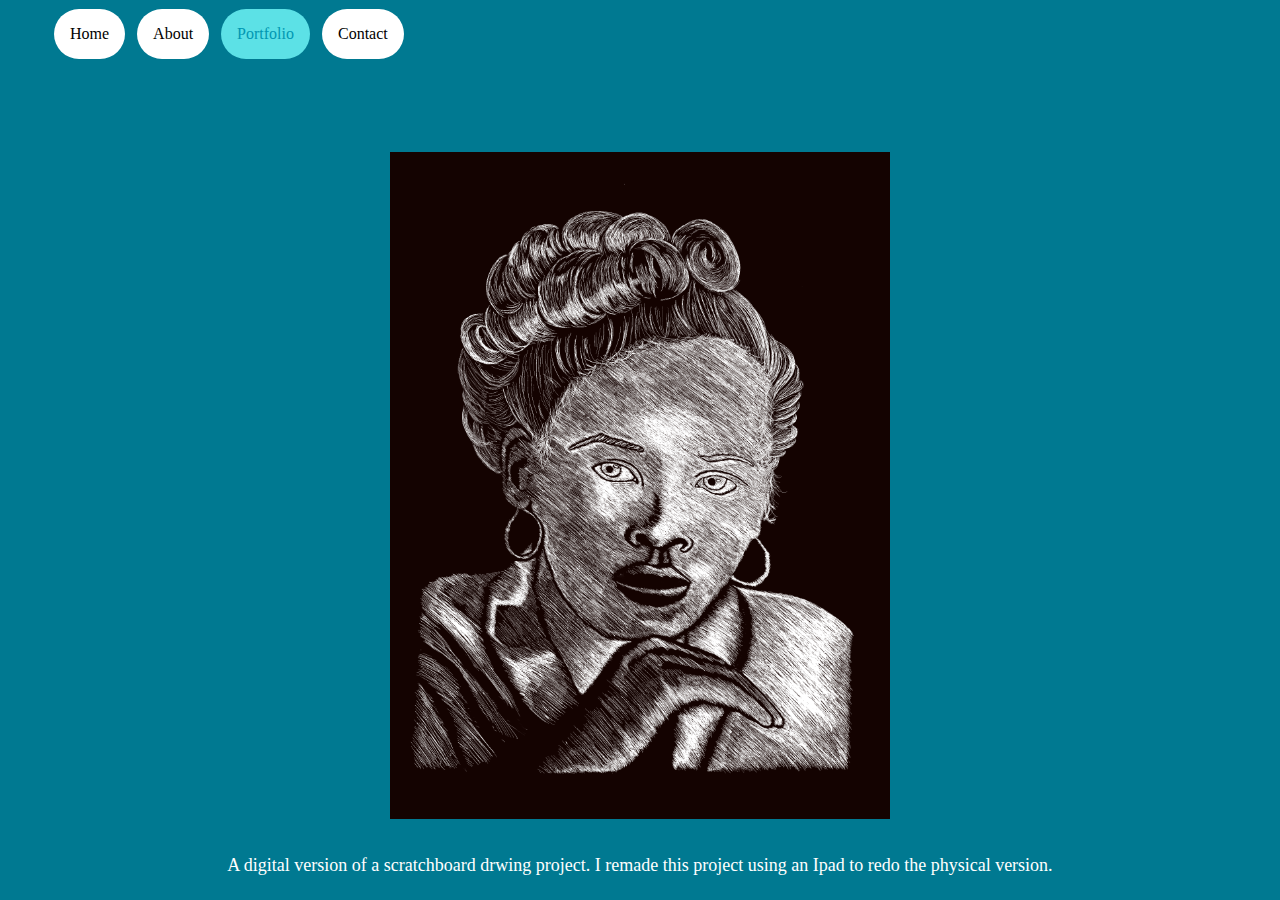
<file: board.html>
<html> 
<head>
<title>Alyssa V Portfolio</title>
<link rel="stylesheet" type="text/css" href="Style.css">
</head>
    
 <body style="background-color: #007991">
     
<div class="headbtn">
<a class="button button2"href="index.html">Home</a>
<a class="button button2"href="index2.html">About</a>
<a class="button button2 clicked-button1"href="index3.html">Portfolio</a>
<a class="button button2"href="index4.html">Contact</a>
</div>
     
     <br>
     <br><br><br><br><br><br><br>
     
<img src="images/Scratchboard.png">
     
<br><br><br>

<div class="ravens">
<span class="special-text"> A digital version of a scratchboard drwing project. I remade this project using an Ipad to redo the physical version.
</span>
</div>

     
</body>
</html>
</file>
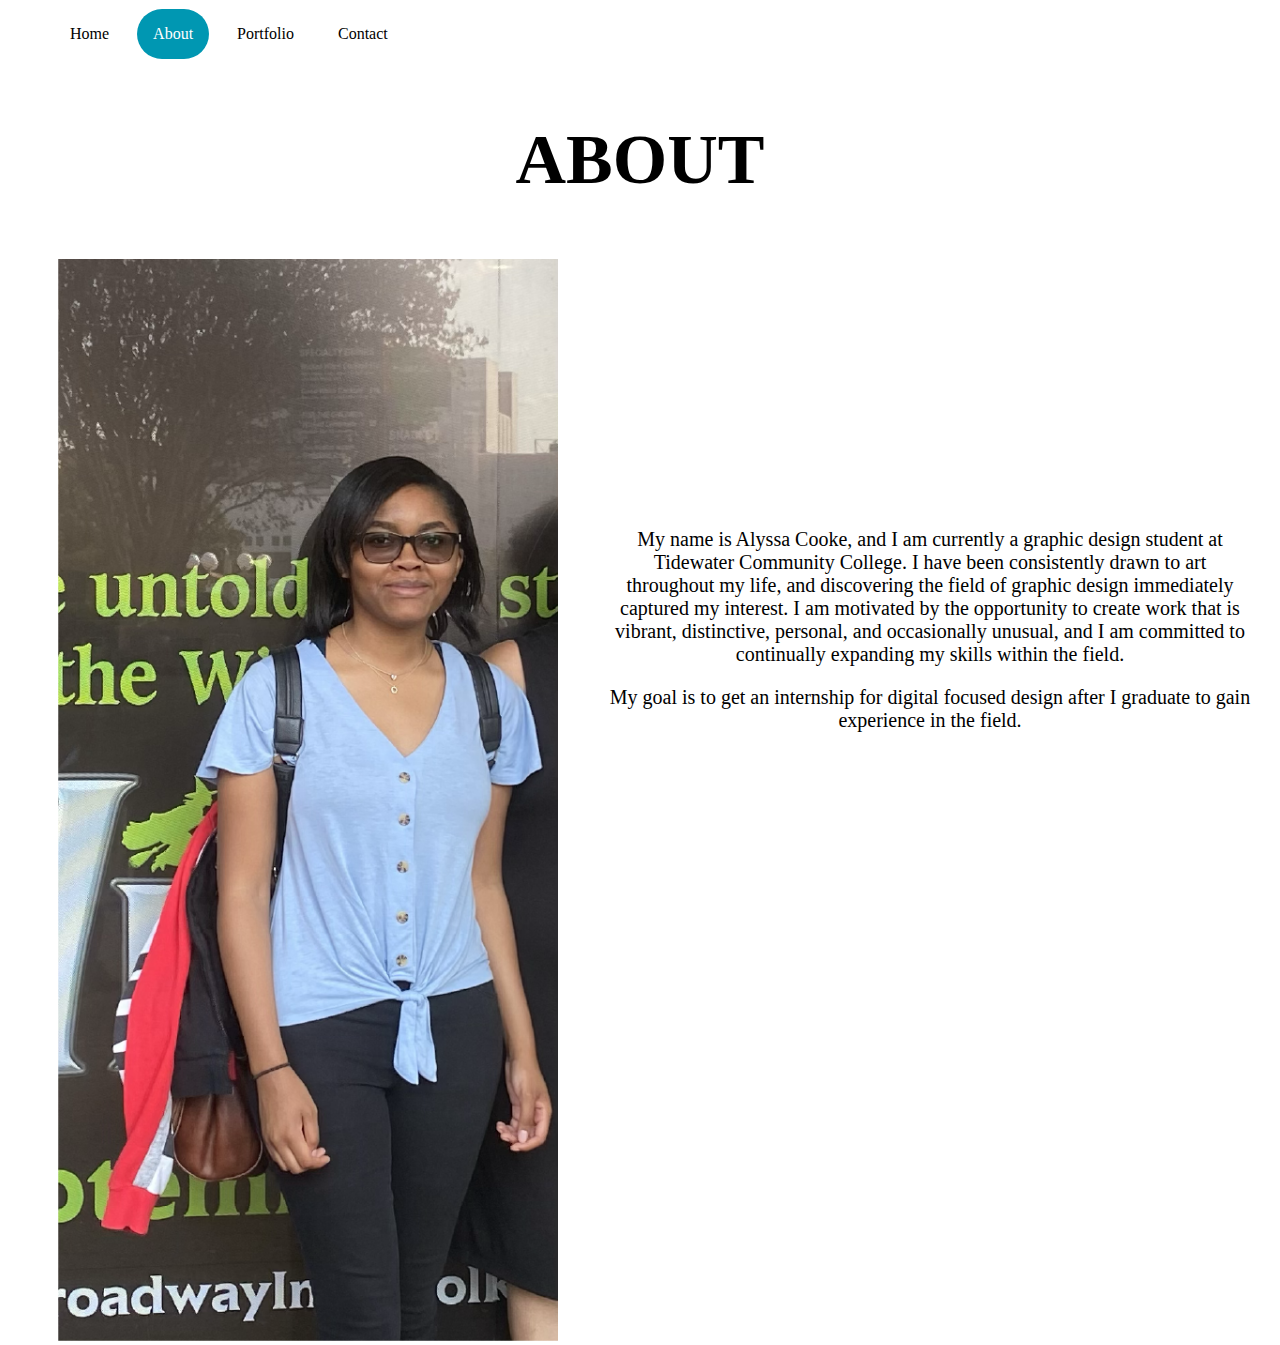
<file: index2.html>
<!DOCTYPE html>
<html lang="en-US"> 
<head>
<title>Alyssa V Portfolio</title>
<meta @charset= "UTF-8" content="width=device-width, initial-scale=1">
<link rel="stylesheet" type="text/css" href="Style.css">
</head>
    
 <body style="background-color: white">
     
<div class="headbtn">
<a class="button button2"href="index.html">Home</a>
<a class="button button2 clicked-button2"href="index2.html">About</a>
<a class="button button2"href="index3.html">Portfolio</a>
<a class="button button2"href="index4.html">Contact</a>
</div>
 
     <br><br><br>   
     <a class="bebas-neue"><h2> ABOUT</h2></a>
     
<div class="float3">
<img src="images/selfpic.png" style="max-width: 500px">
</div>
     
     <br><br><br><br><br><br><br><br><br><br>
     
<div class="container">       
<p style="text-align: center">
My name is Alyssa Cooke, and I am currently a graphic design student at Tidewater Community College. I have been consistently drawn to art throughout my life, and discovering the field of graphic design immediately captured my interest. I am motivated by the opportunity to create work that is vibrant, distinctive, personal, and occasionally unusual, and I am committed to continually expanding my skills within the field.

<p style="text-align: center">
My goal is to get an internship for digital focused design after I graduate to gain experience in the field. 
</p>
</div>
     
</body>
</html>
</file>
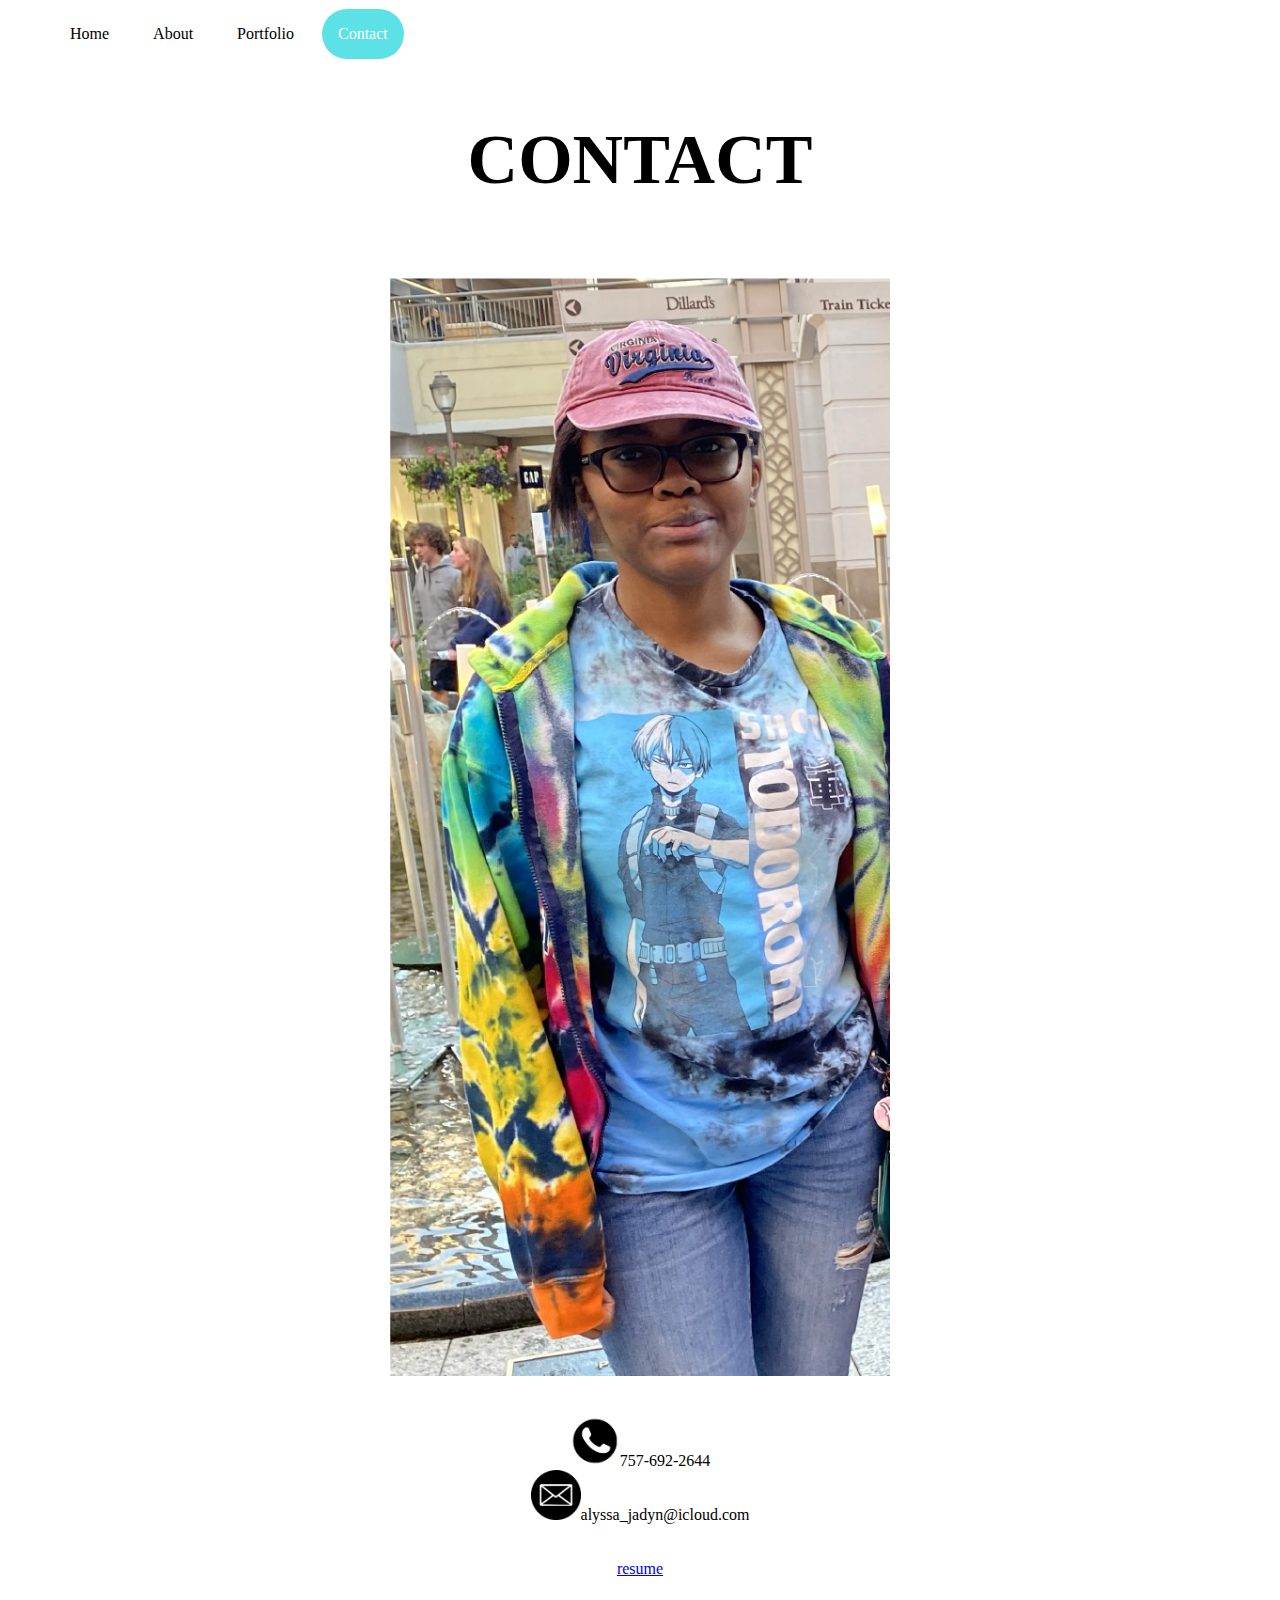
<file: index4.html>
<!DOCTYPE html>
<html lang="en-US"> 
<head>
<title>Alyssa V Portfolio</title>
<meta @charset= "UTF-8" content="width=device-width, initial-scale=1">
<link rel="stylesheet" type="text/css" href="Style.css">
</head>
    
 <body style="background-color: white">
     
<div class="headbtn">
<a class="button button2"href="index.html">Home</a>
<a class="button button2"href="index2.html">About</a>
<a class="button button2"href="index3.html">Portfolio</a>
<a class="button button2 clicked-button4"href="index4.html">Contact</a>
</div>
     
     <br><br><br>
     
<a class="bebas-neue"> <h2> CONTACT</h2></a>
     
 <div class="container">     
<div class="float">
<img src="images/selfpic2.png" style="max-width: 500px">
    
<br><br><br>
    
<div class="float2">    
 <div class="media"><img src="images/phone.png" style="max-width: 50px"><h31 class="media2">757-692-2644</h31></div></div>
    
<div class="float2">
<div class="media"><img src="images/email.png" style="max-width: 50px"><h31 class="media2">alyssa_jadyn@icloud.com</h31></div>
</div>
</div>
     
<br><br>
<a href="images/resume.png">resume
</a>
    
</div>
</body>
</html>
</file>
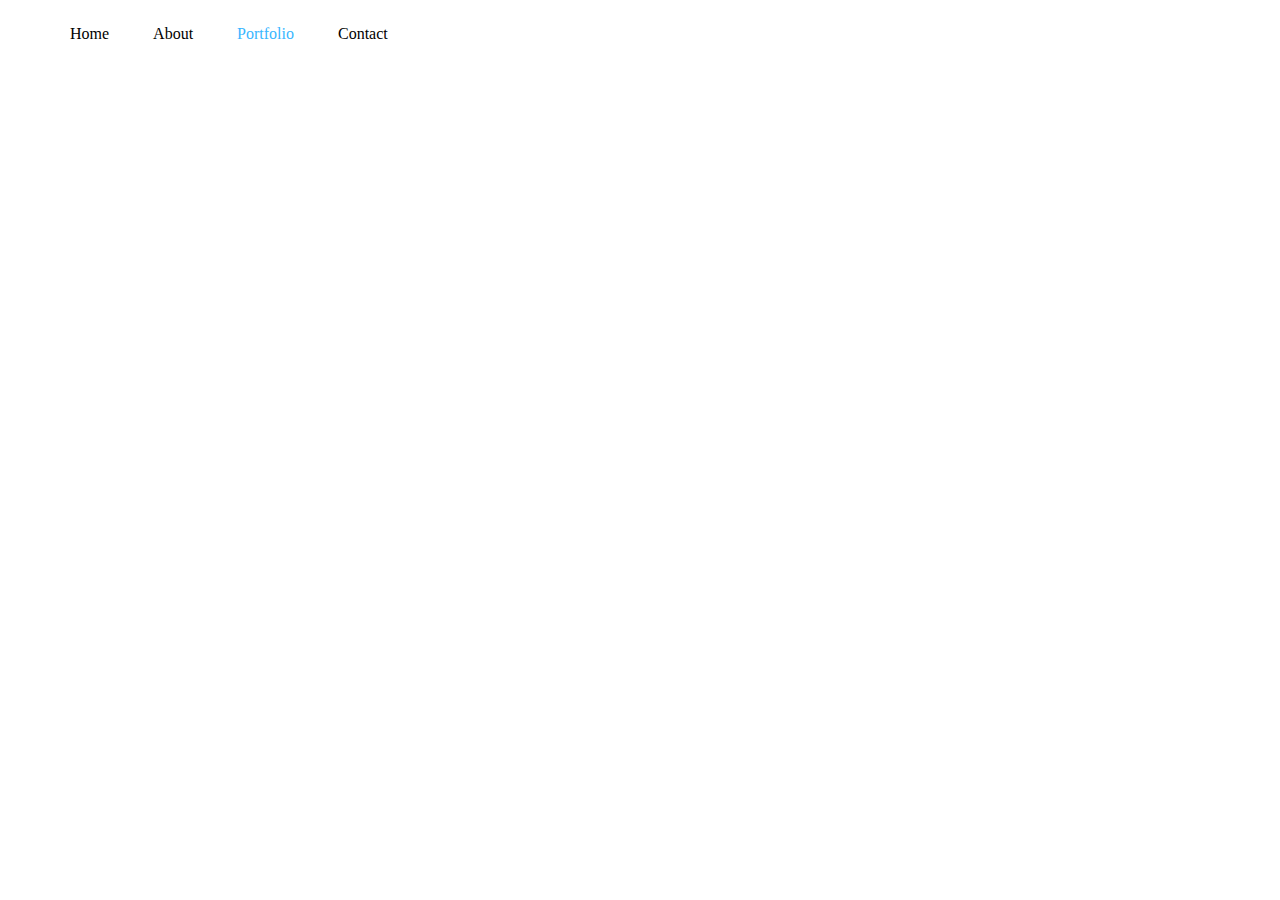
<file: index5.html>
<!DOCTYPE html>
<html lang="en-US"> 
<head>
<title>Alyssa V Portfolio</title>
<meta @charset= "UTF-8" content="width=device-width, initial-scale=1">
<link rel="stylesheet" type="text/css" href="Style.css">
</head>
    
 <body style="background-color: white">
 
<div class="headbtn">
<a class="button button2"href="index.html">Home</a>
<a class="button button2"href="index2.html">About</a>
<a class="button button2 clicked-button3"href="index3.html">Portfolio</a>
<a class="button button2"href="index4.html">Contact</a>
</div>


</body>
</html>
</file>
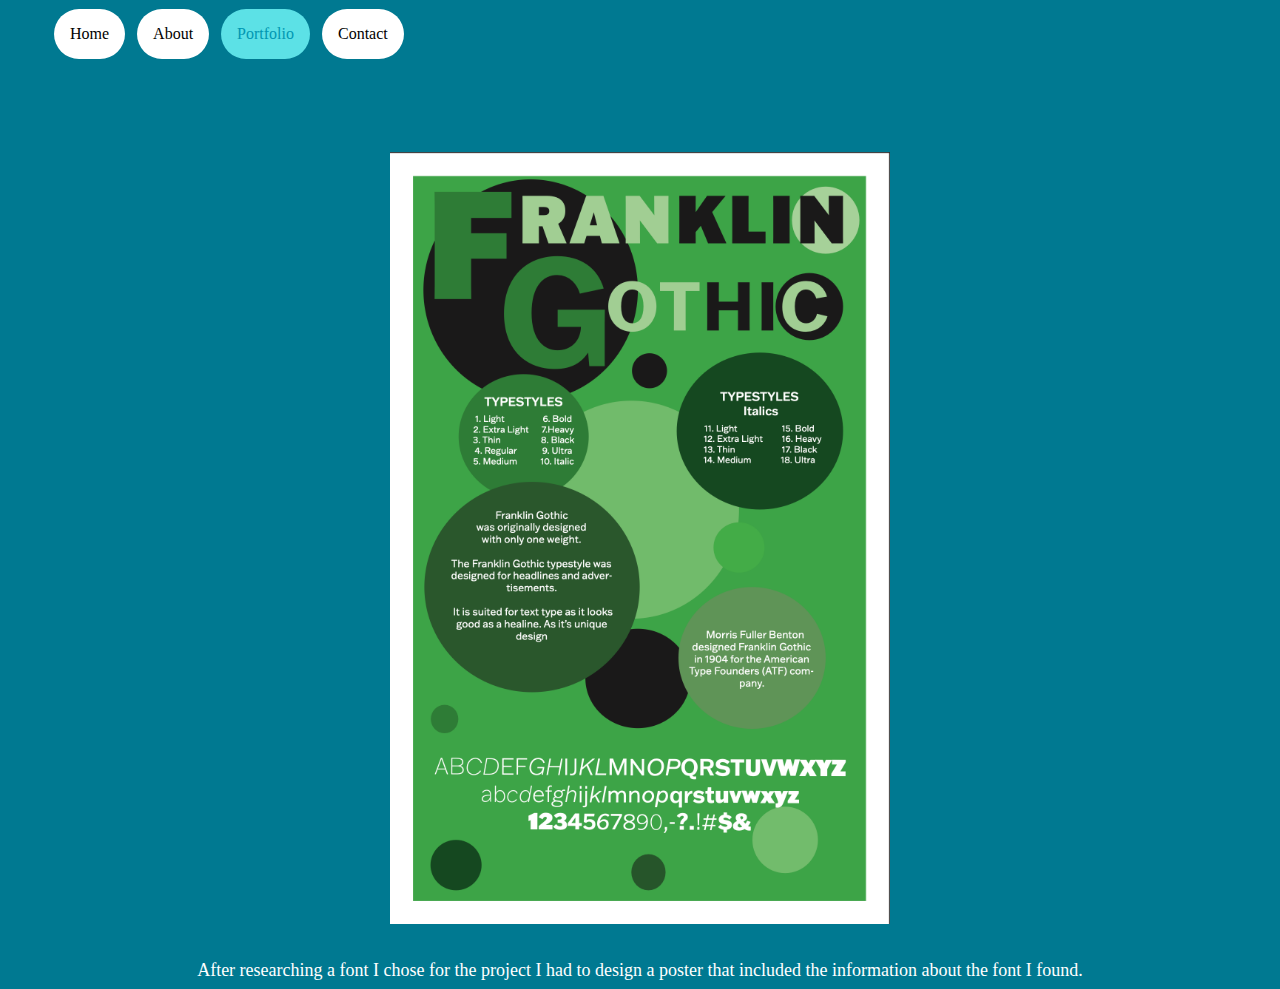
<file: type.html>
<html> 
<head>
<title>Graphic Design Portfolio</title>
<link rel="stylesheet" type="text/css" href="Style.css">
</head>
    
 <body style="background-color: #007991">
     
<div class="headbtn">
<a class="button button2"href="index.html">Home</a>
<a class="button button2"href="index2.html">About</a>
<a class="button button2 clicked-button1"href="index3.html">Portfolio</a>
<a class="button button2"href="index4.html">Contact</a>
</div>
     
     <br>
     <br><br><br><br><br><br><br>
     
<img src="images/Typography.png">
     
<br><br><br>

<div class="ravens">
<span class="special-text">After researching a font I chose for the project I had to design a poster that included the information about the font I found.
</span>
</div>

     
</body>
</html>
</file>
<file: Style.css>
@charset "UTF-8";

    @import url('https://fonts.googleapis.com/css2?family=Bebas+Neue&family=Montserrat:ital,wght@0,100..900;1,100..900&display=swap');

    body{
        background-color: #5CE1E6;
        text-align: center; 
    }
    h1{
        color: black; 
        font-size: 130px;
    }

    h2{
        color: black; 
        font-size: 70px;
    }

    .texthead {
        line-height: 0;    
    }

    p{
        color: black; 
        font-size: 20px;
    }
    img{
        width: 500px;
        height: auto;
    }
    .button{
        background-color: #0097B2;
        border: none;
        color: none;
        padding: 16px;
        text-align: center;
        text-decoration: none;
        display: inline-block;
        font-size: 16px;
        margin: 1px 4px;
    }
    .button2 {
        background-color: white; 
        color: black; 
        border: none;
        border-radius: 40px;
}

    .button2:hover {
        background-color: black;
        color: white;
        
}

    .logo {
        position: absolute;
        float: left;
        
    }

    .center {
        margin: 0;
        position: absolute;
        top: 50%;
        left: 50%;
        transform: translate(-50%, -50%);
    }

    .writing{
        width: 50%;
        border: 1px solid black;
        margin: auto;
        background-color: white;
        opacity: 0.6;
    }
    .headbtn{
        position: absolute;
        left: 50px;
    }
    .backtran{
        left: 0;
        top: 200px;
        width: 100%;
        min-width: 1000px;
        min-height: 225px;
        position: absolute;background-color: white;
        opacity: 0.6;
    }
    .clicked-button1{
        background-color:#5CE1E6;
        color:#0097B2;
    }
    .clicked-button2{
        background-color:#0097B2;
        color:white;
    }
    .clicked-button3{
        background-color:white;
        color:#38B6FF;
    }
    .clicked-button4{
        background-color:#5CE1E6;
        color:white;
    }
    
    .montserrat {
      font-family: "Montserrat", sans-serif;
      font-weight: 102;
      font-style: normal;
    font-family: regular;
    }
    .bebas-neue {
      font-family: "Bebas Neue", sans-serif;
      font-weight: 100;
      font-style: normal;
    font-family: bold;
    }

    .input[type=text], textarea {
        width: auto;
        padding: 12px;
        border: 1px solid white;
        border-radius: 4px;
        box-sizing: border-box;
        margin-top: 6px;
        margin-bottom: 16px;
        resize: vertical
    }
    
    .ravens{
        margin: auto;
    }

    .special-text{
        color: white;
        font-size: 18px;
    }

    .margin{
        display: grid;
        grid-template-columns: auto;
        border: 1px solid white;
        padding: 50px;
        grid-gap: 20px;
        border-radius: 25px;
        margin-top: 50px; }
    }

    .margin2{
        display: grid;
        grid-template-columns: auto;
        border: 1px solid white;
        padding: 50px;
        grid-gap: 24px;
        border-radius: 25px;
        margin-top: 50px; 
    }

    .margin4{
        display: grid;
        grid-template-columns: auto;
        border: 1px solid white;
        padding: 50px;
        grid-gap: 24px;
        border-radius: 25px;
        margin-top: 50px;
    }

    .float {
        float: center;
        padding-right: 50px;
        padding-left: 50px;
    }

    .float2 {
        float: center;
        padding-right: 50px;
        padding-left: 50px;
    }

    .mad {
        display: flex;
        align-items: center;
        padding: 25px;
    }

    .mad2 {
        display: inline-block;
        vertical-align: top;
        padding-left: 40px;
        padding-bottom: 20px;
    }

    .container {
        border-radius: 5px;
        padding: 20px;
        margin-top: 50px;
        margin-bottom: 30px;
    }

    .float3 {
        float: left;
        padding-right: 50px;
        padding-left: 50px;
    }
</file>
